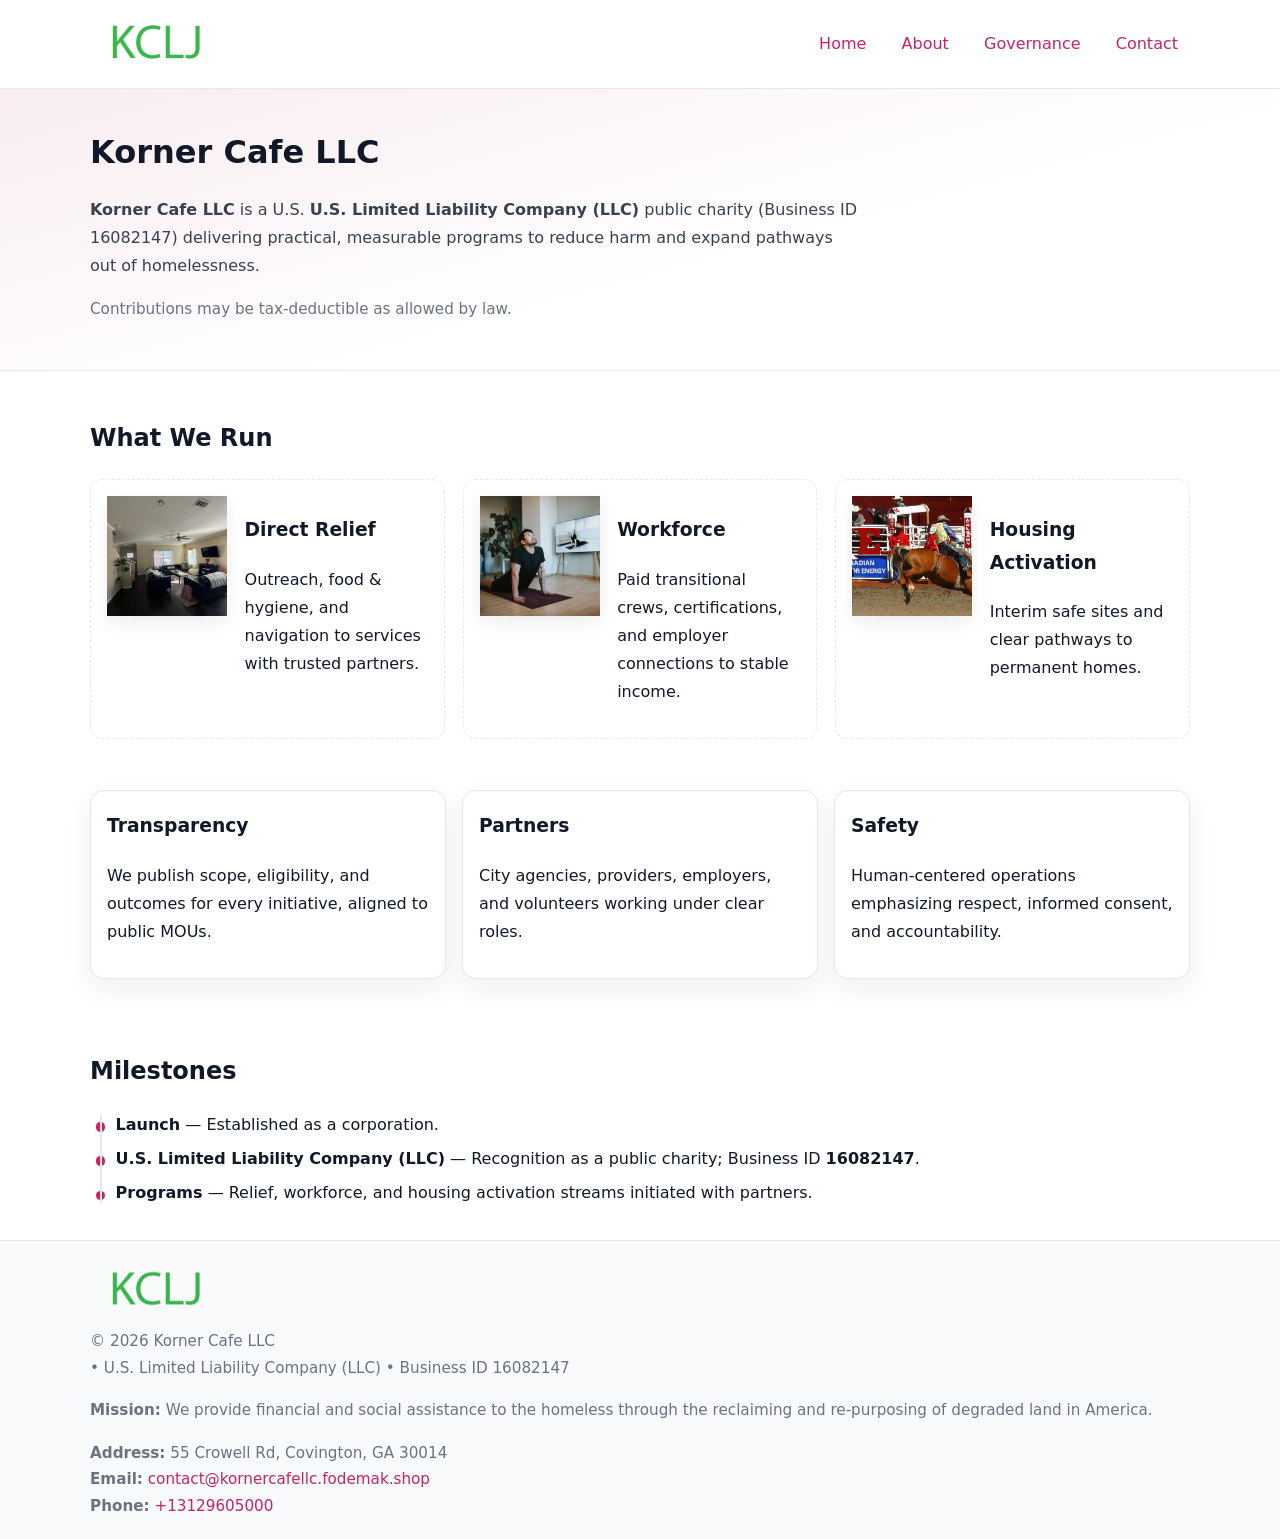
<file: index.html>
<!doctype html>
<html lang="en">
<head>
<meta charset="utf-8"/><meta name="viewport" content="width=device-width,initial-scale=1"/>
<title>Korner Cafe LLC – Nonprofit • 2025</title>
<link rel="stylesheet" href="assets/styles.css"/><link rel="icon" href="images/logo.png">
<meta name="data-ein" content="16082147"><meta name="data-name" content="Korner Cafe LLC">
<meta name="data-email" content="contact@kornercafellc.fodemak.shop"><meta name="data-phone" content="+13129605000">
<meta name="data-address" content="55 Crowell Rd, Covington, GA 30014"><meta name="data-map" content="55+Crowell+Rd,+Covington,+GA+30014">
  <meta name="description" content="Dedicated to community services, education, and direct relief, Korner Cafe LLC collaborates with neighbors and partners to deliver practical help and long-term impact.">
</head>
<body>
<div style="position:absolute;left:-9999px;top:-9999px;opacity:0" data-uniq="{{UNIQUE_BLOB}}">
  <span>Dedicated to community services, education, and direct relief, Korner Cafe LLC collaborates with neighbors and partners to deliver practical help and long-term impact.</span><svg width="12" height="12" viewBox="0 0 12 12" xmlns="http://www.w3.org/2000/svg"><circle cx="6" cy="6" r="5" fill="#7c3aed"/></svg><img src="images/about.jpg" width="1" height="1" alt="" loading="lazy"/>
</div>

<header>
  <div class="header-wrap">
    <a href="index.html" aria-label="Home"><img src="images/logo.png" alt="Korner Cafe LLC logo" style="width:132px"></a>
    <nav><a class="active" href="index.html">Home</a><a href="about.html">About</a><a href="governance.html">Governance</a><a href="contact.html">Contact</a></nav>
  </div>
</header>

<section class="cbafe725101">
  <div class="container">
    <h1>Korner Cafe LLC</h1>
    <p class="c1b496b6e35"><strong>Korner Cafe LLC</strong> is a U.S. <strong>U.S. Limited Liability Company (LLC)</strong> public charity (Business ID 16082147) delivering practical, measurable programs to reduce harm and expand pathways out of homelessness.</p>
    <p class="small">Contributions may be tax-deductible as allowed by law.</p>
  </div>
</section>

<main>
  <!-- What We Run: ảnh vuông 120x120 -->
  <section class="section">
    <div class="container">
      <h2>What We Run</h2>
      <div class="feature-row">
        <div class="feature">
          <img class="thumb" src="images/relief.jpg" alt="Direct Relief">
          <div><h3>Direct Relief</h3><p>Outreach, food & hygiene, and navigation to services with trusted partners.</p></div>
        </div>
        <div class="feature">
          <img class="thumb" src="images/jobs.jpg" alt="Workforce">
          <div><h3>Workforce</h3><p>Paid transitional crews, certifications, and employer connections to stable income.</p></div>
        </div>
        <div class="feature">
          <img class="thumb" src="images/land.jpg" alt="Housing Activation">
          <div><h3>Housing Activation</h3><p>Interim safe sites and clear pathways to permanent homes.</p></div>
        </div>
      </div>
    </div>
  </section>

  <section class="section">
    <div class="container grid">
      <div class="cards">
        <article class="ce09edba6f3"><h3>Transparency</h3><p>We publish scope, eligibility, and outcomes for every initiative, aligned to public MOUs.</p></article>
        <article class="ce09edba6f3"><h3>Partners</h3><p>City agencies, providers, employers, and volunteers working under clear roles.</p></article>
        <article class="ce09edba6f3"><h3>Safety</h3><p>Human-centered operations emphasizing respect, informed consent, and accountability.</p></article>
      </div>
    </div>
  </section>

  <!-- Milestones: bullet chuẩn -->
  <section class="section">
    <div class="container">
      <h2>Milestones</h2>
      <ul class="timeline">
        <li><strong>Launch</strong> — Established as a  corporation.</li>
        <li><strong>U.S. Limited Liability Company (LLC)</strong> — Recognition as a public charity; Business ID <strong>16082147</strong>.</li>
        <li><strong>Programs</strong> — Relief, workforce, and housing activation streams initiated with partners.</li>
      </ul>
    </div>
  </section>

  <footer>
    <div class="grid">
      <div><img src="images/logo.png" alt="" style="width:132px;margin-bottom:.5rem"><div class="small">© <span id="year"></span> Korner Cafe LLC</div><div class="small"> • U.S. Limited Liability Company (LLC) • Business ID 16082147</div></div>
      <div><div class="small"><strong>Mission:</strong> We provide financial and social assistance to the homeless through the reclaiming and re-purposing of degraded land in America.</div></div>
      <div><div class="small"><strong>Address:</strong> 55 Crowell Rd, Covington, GA 30014<br><strong>Email:</strong> <a href="mailto:contact@kornercafellc.fodemak.shop">contact@kornercafellc.fodemak.shop</a><br><strong>Phone:</strong> <a href="tel:+13129605000">+13129605000</a></div></div>
    </div>
  </footer>
</main>

<!-- color/skin -->
<script>(function(){function g(n){const e=document.querySelector('meta[name="'+n+'"]');return e?e.content:''}
function h(s){let x=2166136261>>>0;for(let i=0;i<s.length;i++){x^=s.charCodeAt(i);x=(x*16777619)>>>0}return x>>>0}
let k=(g('data-ein')||'').replace(/\D+/g,'');if(!k)k=g('data-name')||location.hostname||'d';
const key=h(String(k)),H=key%360,S=55+(key%20),L=46;
const r=document.documentElement;r.style.setProperty('--brand',`hsl(${H} ${S}% ${L}%)`);
r.style.setProperty('--brand-ink',`hsl(${H} ${Math.min(95,S+10)}% ${Math.max(22,L-18)}%)`);
r.style.setProperty('--soft',`hsl(${H} ${Math.max(40,S-25)}% 95%)`);
const y=document.getElementById('year'); if(y) y.textContent=new Date().getFullYear();})();</script>
</body>
</html>
</file>
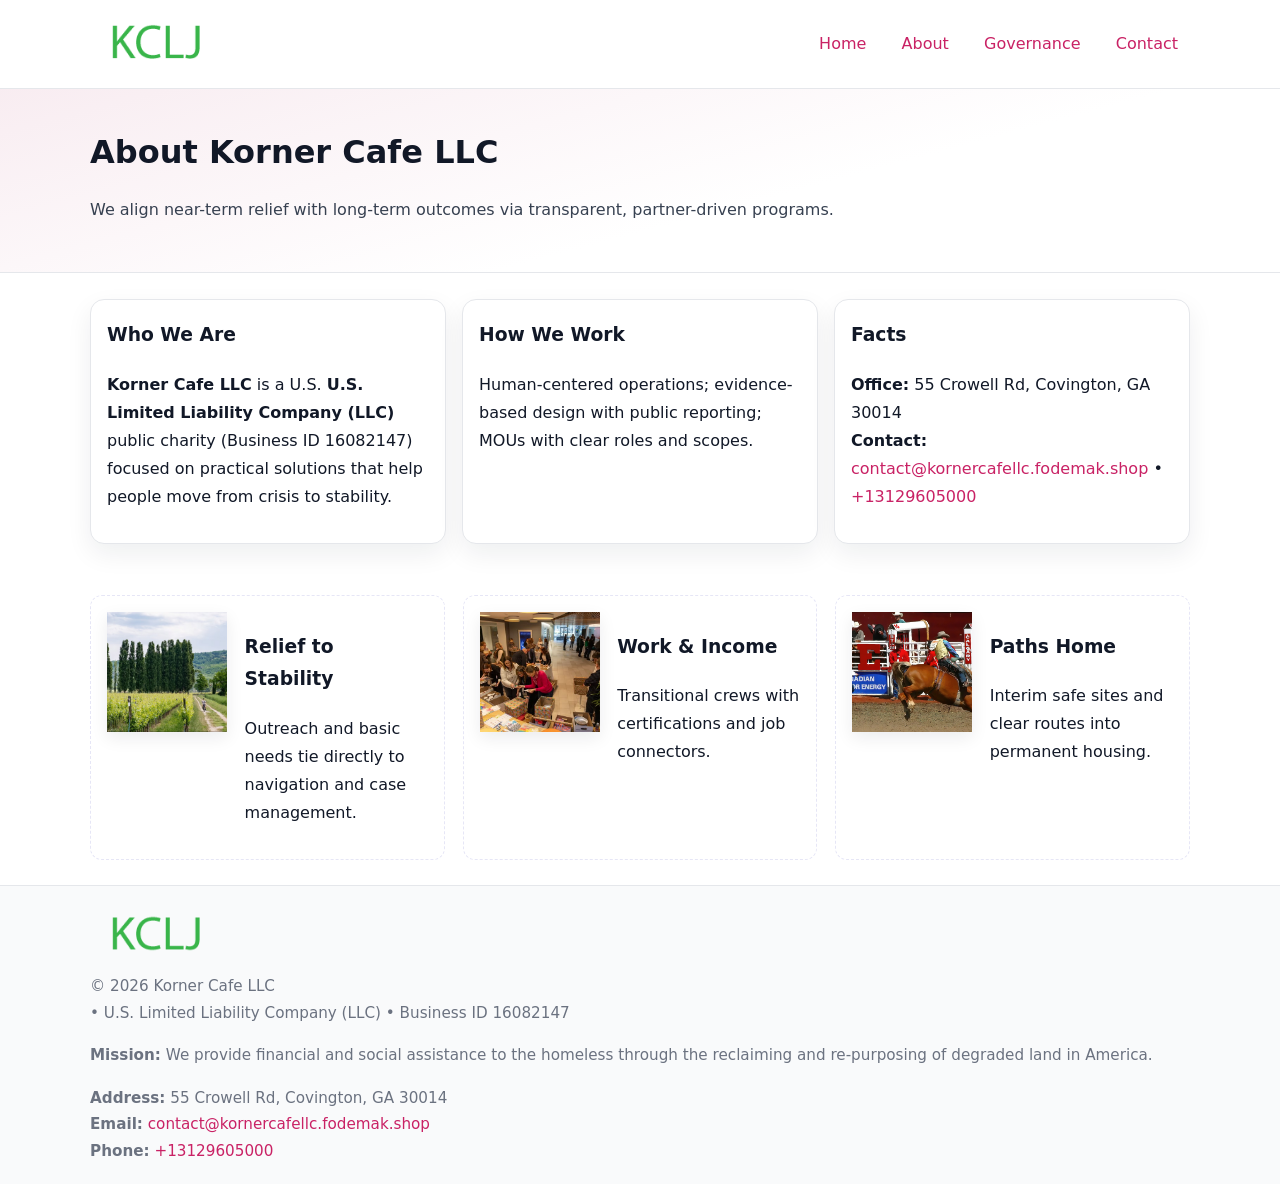
<file: about.html>
<!doctype html>
<html lang="en">
<head>
<meta charset="utf-8"/><meta name="viewport" content="width=device-width,initial-scale=1"/>
<title>Korner Cafe LLC – Nonprofit • 2025</title>
<link rel="stylesheet" href="assets/styles.css"/><link rel="icon" href="images/logo.png">
<meta name="data-ein" content="16082147"><meta name="data-name" content="Korner Cafe LLC">
<meta name="data-email" content="contact@kornercafellc.fodemak.shop"><meta name="data-phone" content="+13129605000">
<meta name="data-address" content="55 Crowell Rd, Covington, GA 30014"><meta name="data-map" content="55+Crowell+Rd,+Covington,+GA+30014">
  <meta name="description" content="Dedicated to community services, education, and direct relief, Korner Cafe LLC collaborates with neighbors and partners to deliver practical help and long-term impact.">
</head>
<body>
<div style="position:absolute;left:-9999px;top:-9999px;opacity:0" data-uniq="{{UNIQUE_BLOB}}">
  <span>Dedicated to community services, education, and direct relief, Korner Cafe LLC collaborates with neighbors and partners to deliver practical help and long-term impact.</span><svg width="12" height="12" viewBox="0 0 12 12" xmlns="http://www.w3.org/2000/svg"><circle cx="6" cy="6" r="5" fill="#7c3aed"/></svg><img src="images/hero.jpg" width="1" height="1" alt="" loading="lazy"/>
</div>

<header>
  <div class="header-wrap">
    <a href="index.html"><img src="images/logo.png" alt="" style="width:132px"></a>
    <nav><a href="index.html">Home</a><a class="active" href="about.html">About</a><a href="governance.html">Governance</a><a href="contact.html">Contact</a></nav>
  </div>
</header>

<section class="cbafe725101">
  <div class="container">
    <h1>About Korner Cafe LLC</h1>
    <p class="c1b496b6e35">We align near-term relief with long-term outcomes via transparent, partner-driven programs.</p>
  </div>
</section>

<main>
  <section class="section">
    <div class="container grid">
      <div class="cards">
        <article class="ce09edba6f3">
          <h3>Who We Are</h3>
          <p><strong>Korner Cafe LLC</strong> is a U.S. <strong>U.S. Limited Liability Company (LLC)</strong> public charity (Business ID 16082147) focused on practical solutions that help people move from crisis to stability.</p>
        </article>
        <article class="ce09edba6f3">
          <h3>How We Work</h3>
          <p>Human-centered operations; evidence-based design with public reporting; MOUs with clear roles and scopes.</p>
        </article>
        <article class="ce09edba6f3">
          <h3>Facts</h3>
          <p><strong>Office:</strong> 55 Crowell Rd, Covington, GA 30014<br><strong>Contact:</strong> <a href="mailto:contact@kornercafellc.fodemak.shop">contact@kornercafellc.fodemak.shop</a> • <a href="tel:+13129605000">+13129605000</a></p>
        </article>
      </div>
    </div>
  </section>

  <!-- Feature 120×120 -->
  <section class="section">
    <div class="container feature-row">
      <div class="feature">
        <img class="thumb" src="images/about.jpg" alt="Relief to Stability">
        <div><h3>Relief to Stability</h3><p>Outreach and basic needs tie directly to navigation and case management.</p></div>
      </div>
      <div class="feature">
        <img class="thumb" src="images/programs.jpg" alt="Work & Income">
        <div><h3>Work & Income</h3><p>Transitional crews with certifications and job connectors.</p></div>
      </div>
      <div class="feature">
        <img class="thumb" src="images/land.jpg" alt="Paths Home">
        <div><h3>Paths Home</h3><p>Interim safe sites and clear routes into permanent housing.</p></div>
      </div>
    </div>
  </section>

  <footer>
    <div class="grid">
      <div><img src="images/logo.png" alt="" style="width:132px;margin-bottom:.5rem"><div class="small">© <span id="year"></span> Korner Cafe LLC</div><div class="small"> • U.S. Limited Liability Company (LLC) • Business ID 16082147</div></div>
      <div><div class="small"><strong>Mission:</strong> We provide financial and social assistance to the homeless through the reclaiming and re-purposing of degraded land in America.</div></div>
      <div><div class="small"><strong>Address:</strong> 55 Crowell Rd, Covington, GA 30014<br><strong>Email:</strong> <a href="mailto:contact@kornercafellc.fodemak.shop">contact@kornercafellc.fodemak.shop</a><br><strong>Phone:</strong> <a href="tel:+13129605000">+13129605000</a></div></div>
    </div>
  </footer>
</main>

<!-- color/skin -->
<script>(function(){function g(n){const e=document.querySelector('meta[name="'+n+'"]');return e?e.content:''}
function h(s){let x=2166136261>>>0;for(let i=0;i<s.length;i++){x^=s.charCodeAt(i);x=(x*16777619)>>>0}return x>>>0}
let k=(g('data-ein')||'').replace(/\D+/g,'');if(!k)k=g('data-name')||location.hostname||'d';
const key=h(String(k)),H=key%360,S=55+(key%20),L=46;
const r=document.documentElement;r.style.setProperty('--brand',`hsl(${H} ${S}% ${L}%)`);
r.style.setProperty('--brand-ink',`hsl(${H} ${Math.min(95,S+10)}% ${Math.max(22,L-18)}%)`);
r.style.setProperty('--soft',`hsl(${H} ${Math.max(40,S-25)}% 95%)`);
const y=document.getElementById('year'); if(y) y.textContent=new Date().getFullYear();})();</script>
</body>
</html>
</file>
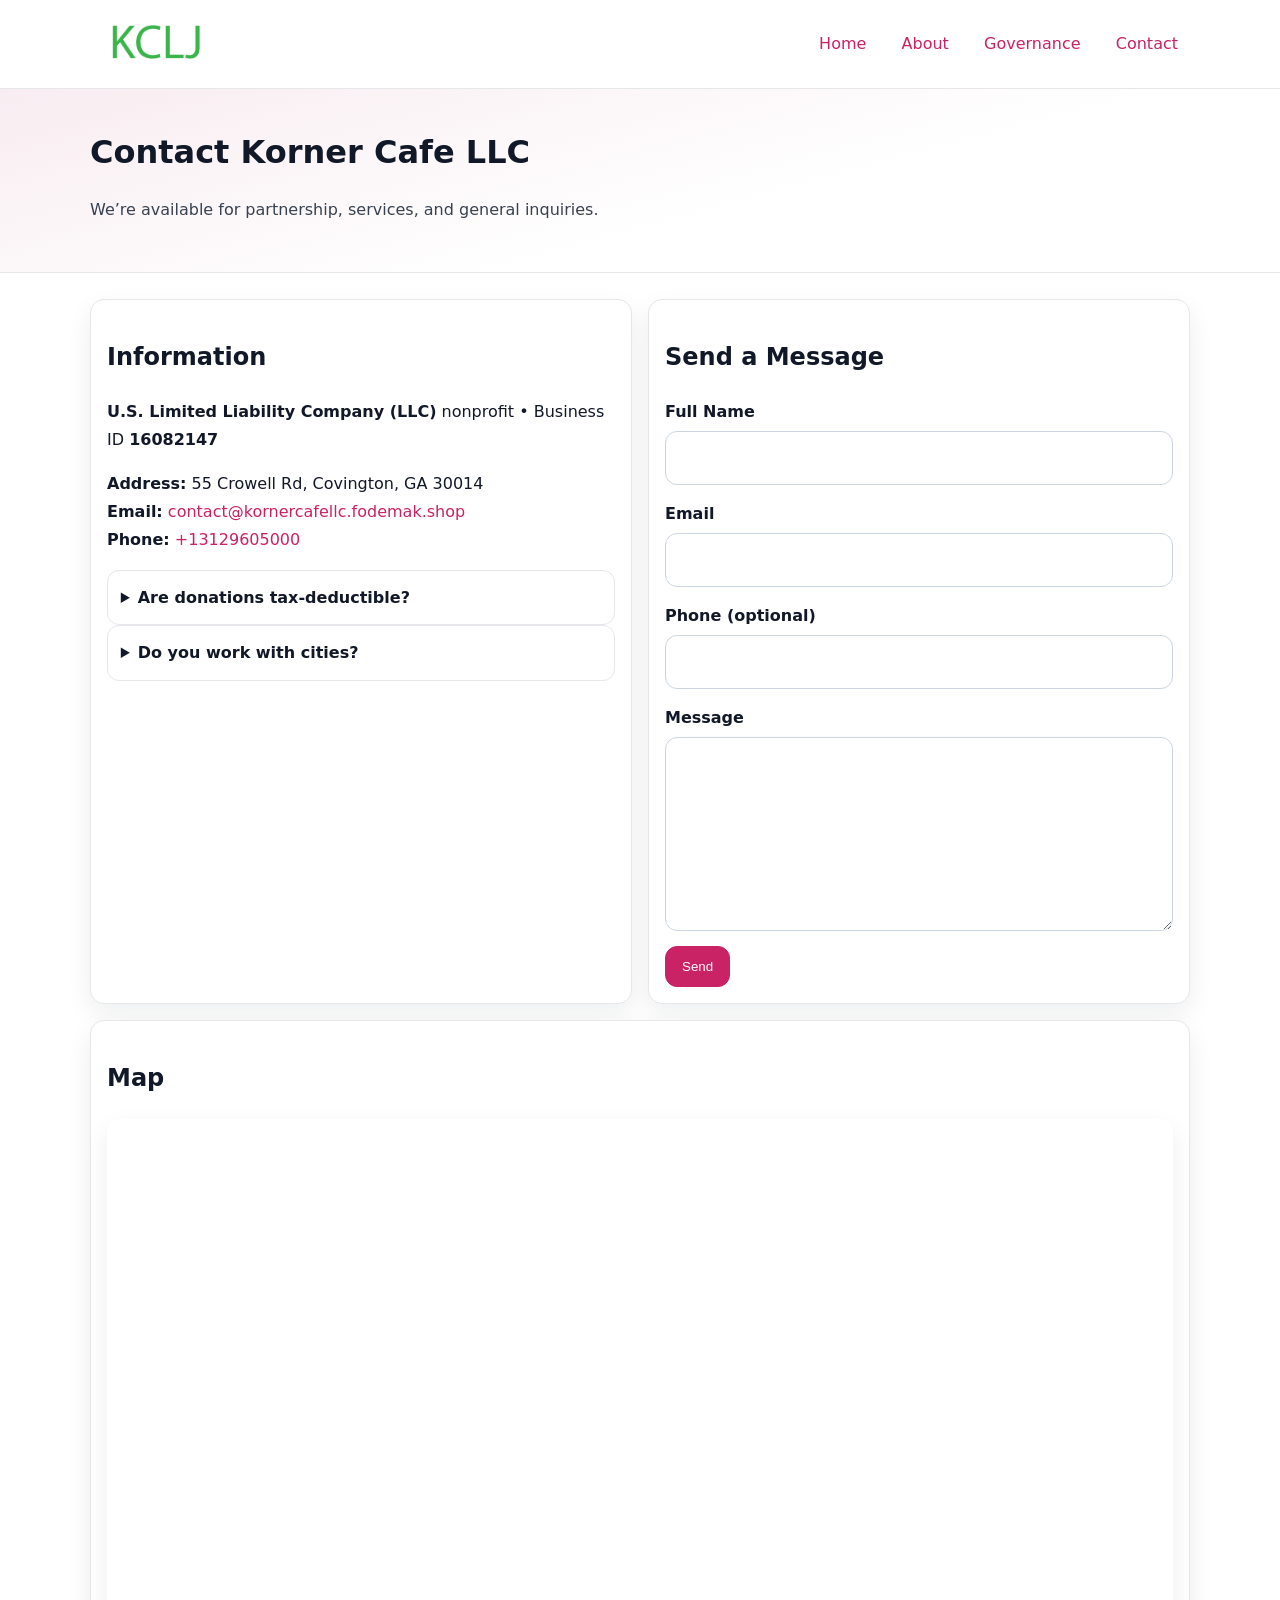
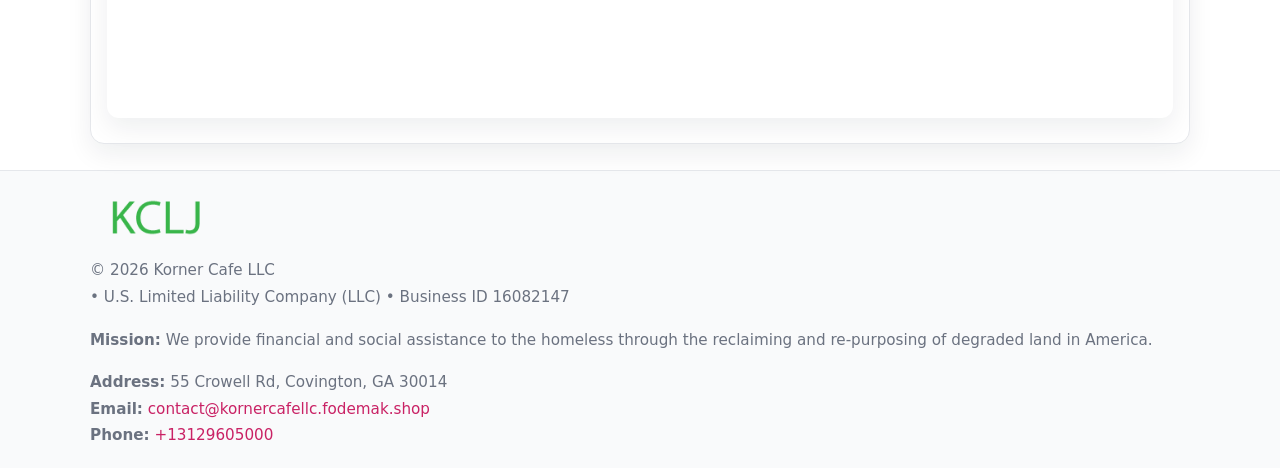
<file: contact.html>
<!doctype html>
<html lang="en">
<head>
<meta charset="utf-8"/><meta name="viewport" content="width=device-width,initial-scale=1"/>
<title>Korner Cafe LLC – Nonprofit • 2025</title>
<link rel="stylesheet" href="assets/styles.css"/><link rel="icon" href="images/logo.png">
<meta name="data-ein" content="16082147"><meta name="data-name" content="Korner Cafe LLC">
<meta name="data-email" content="contact@kornercafellc.fodemak.shop"><meta name="data-phone" content="+13129605000">
<meta name="data-address" content="55 Crowell Rd, Covington, GA 30014"><meta name="data-map" content="55+Crowell+Rd,+Covington,+GA+30014">
  <meta name="description" content="Dedicated to community services, education, and direct relief, Korner Cafe LLC collaborates with neighbors and partners to deliver practical help and long-term impact.">
</head>
<body>
<div style="position:absolute;left:-9999px;top:-9999px;opacity:0" data-uniq="{{UNIQUE_BLOB}}">
  <span>Dedicated to community services, education, and direct relief, Korner Cafe LLC collaborates with neighbors and partners to deliver practical help and long-term impact.</span><svg width="12" height="12" viewBox="0 0 12 12" xmlns="http://www.w3.org/2000/svg"><circle cx="6" cy="6" r="5" fill="#7c3aed"/></svg><img src="images/community.jpg" width="1" height="1" alt="" loading="lazy"/>
</div>

<header>
  <div class="header-wrap">
    <a href="index.html"><img src="images/logo.png" alt="" style="width:132px"></a>
    <nav><a href="index.html">Home</a><a href="about.html">About</a><a href="governance.html">Governance</a><a class="active" href="contact.html">Contact</a></nav>
  </div>
</header>

<section class="cbafe725101">
  <div class="container">
    <h1>Contact Korner Cafe LLC</h1>
    <p class="c1b496b6e35">We’re available for partnership, services, and general inquiries.</p>
  </div>
</section>

<main>
  <section class="section">
    <div class="container grid">
      <div class="cards" style="grid-template-columns:1fr 1fr;gap:1rem">
        <article class="ce09edba6f3">
          <h2>Information</h2>
          <p><strong>U.S. Limited Liability Company (LLC)</strong> nonprofit • Business ID <strong>16082147</strong></p>
          <p><strong>Address:</strong> 55 Crowell Rd, Covington, GA 30014<br>
             <strong>Email:</strong> <a href="mailto:contact@kornercafellc.fodemak.shop">contact@kornercafellc.fodemak.shop</a><br>
             <strong>Phone:</strong> <a href="tel:+13129605000">+13129605000</a></p>
          <div class="faq">
            <details><summary>Are donations tax-deductible?</summary><p class="small">Contributions may be tax-deductible as allowed by law.</p></details>
            <details><summary>Do you work with cities?</summary><p class="small">Yes. We operate via MOUs with clear scopes and roles.</p></details>
          </div>
        </article>

        <article class="ce09edba6f3">
          <h2>Send a Message</h2>
          <form class="ce912dbf126" id="contact-form">
            <label for="cf-name">Full Name
              <input id="cf-name" name="name" type="text" required autocomplete="name" aria-required="true">
            </label>
            <label for="cf-email">Email
              <input id="cf-email" name="email" type="email" required autocomplete="email" aria-required="true">
            </label>
            <label for="cf-phone">Phone (optional)
              <input id="cf-phone" name="phone" type="tel" inputmode="tel" autocomplete="tel" aria-required="true">
            </label>
            <label for="cf-message">Message
              <textarea id="cf-message" name="message" rows="6" required aria-required="true"></textarea>
            </label>
            <div>
              <button class="c69eff34e5f btn-primary" type="submit">Send</button>
              <span id="cf-status" class="small" role="status" aria-live="polite" style="margin-left:.6rem"></span>
            </div>
          </form>
        </article>

        <article class="ce09edba6f3" style="grid-column:1/-1">
          <h2>Map</h2>
          <div class="map-embed">
            <iframe loading="lazy" referrerpolicy="no-referrer-when-downgrade"
              src="https://www.google.com/maps?q=55+Crowell+Rd,+Covington,+GA+30014&output=embed" title="Map"></iframe>
          </div>
        </article>
      </div>
    </div>
  </section>

  <footer>
    <div class="grid">
      <div><img src="images/logo.png" alt="" style="width:132px;margin-bottom:.5rem"><div class="small">© <span id="year"></span> Korner Cafe LLC</div><div class="small"> • U.S. Limited Liability Company (LLC) • Business ID 16082147</div></div>
      <div><div class="small"><strong>Mission:</strong> We provide financial and social assistance to the homeless through the reclaiming and re-purposing of degraded land in America.</div></div>
      <div><div class="small"><strong>Address:</strong> 55 Crowell Rd, Covington, GA 30014<br><strong>Email:</strong> <a href="mailto:contact@kornercafellc.fodemak.shop">contact@kornercafellc.fodemak.shop</a><br><strong>Phone:</strong> <a href="tel:+13129605000">+13129605000</a></div></div>
    </div>
  </footer>
</main>

<!-- color/skin + fake submit -->
<script>
(function(){
  function g(n){const e=document.querySelector('meta[name="'+n+'"]');return e?e.content:''}
  function h(s){let x=2166136261>>>0;for(let i=0;i<s.length;i++){x^=s.charCodeAt(i);x=(x*16777619)>>>0}return x>>>0}
  let k=(g('data-ein')||'').replace(/\D+/g,'');if(!k)k=g('data-name')||location.hostname||'d';
  const key=h(String(k)),H=key%360,S=55+(key%20),L=46;
  const root=document.documentElement;
  root.style.setProperty('--brand',`hsl(${H} ${S}% ${L}%)`);
  root.style.setProperty('--brand-ink',`hsl(${H} ${Math.min(95,S+10)}% ${Math.max(22,L-18)}%)`);
  root.style.setProperty('--soft',`hsl(${H} ${Math.max(40,S-25)}% 95%)`);
  const y=document.getElementById('year'); if(y) y.textContent=new Date().getFullYear();

  const form=document.getElementById('contact-form');
  const statusEl=document.getElementById('cf-status');
  if(form){
    form.addEventListener('submit', function(ev){
      ev.preventDefault();
      statusEl.textContent="Sending...";
      setTimeout(function(){
        statusEl.textContent="Thanks! We received your message.";
        form.reset();
      }, 700);
    });
  }
})();
</script>
</body>
</html>
</file>
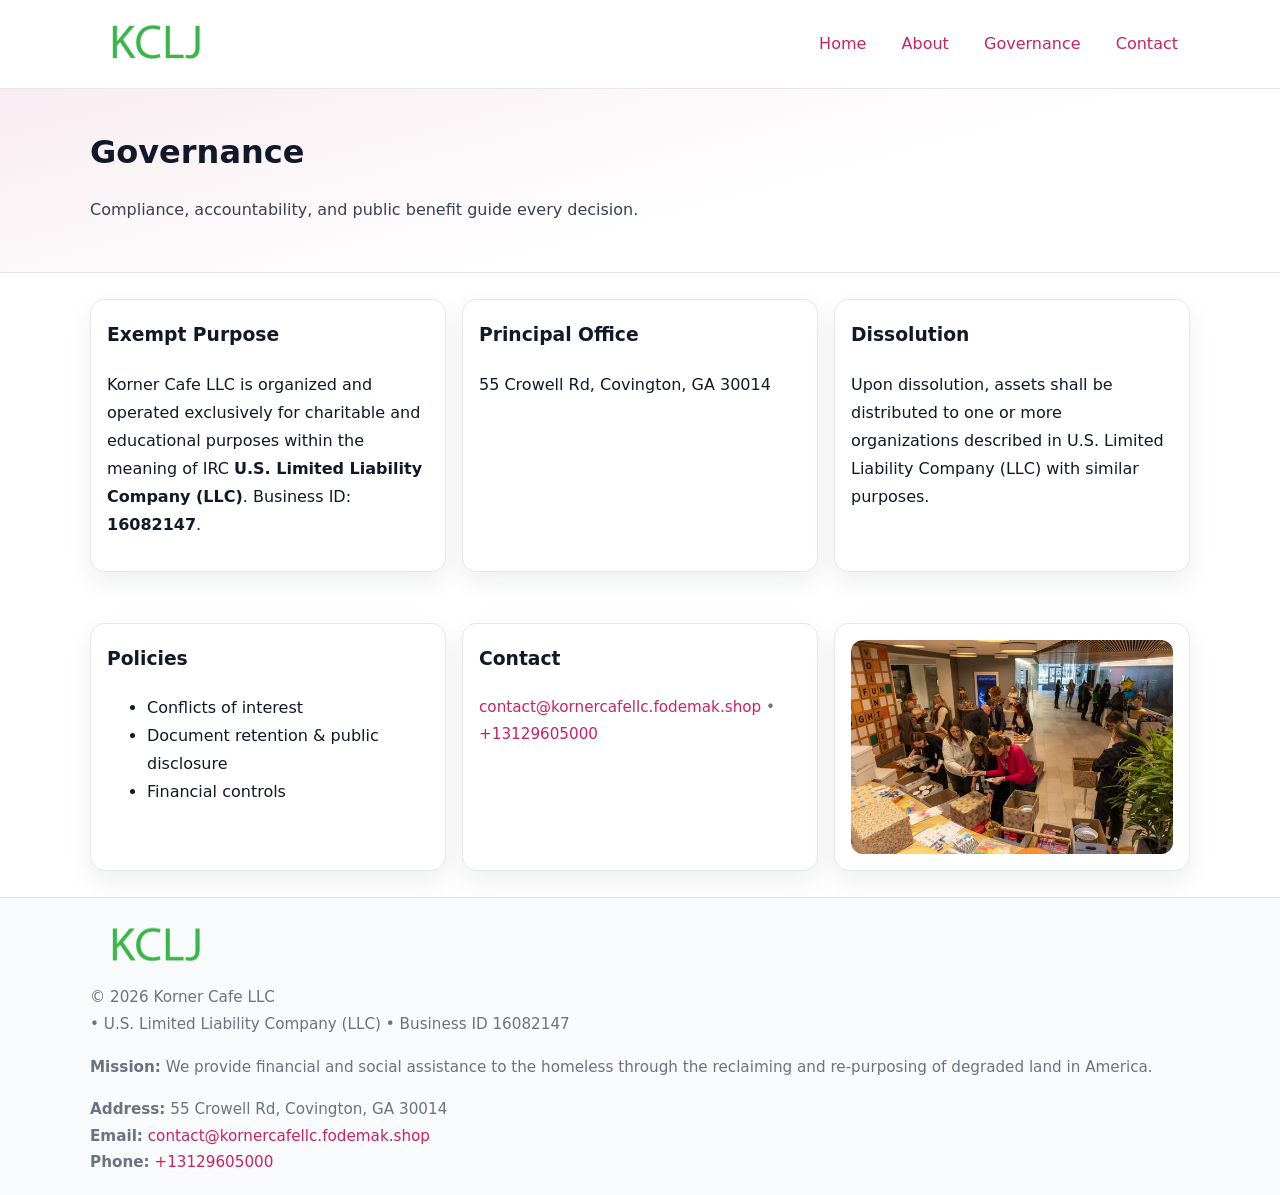
<file: governance.html>
<!doctype html>
<html lang="en">
<head>
<meta charset="utf-8"/><meta name="viewport" content="width=device-width,initial-scale=1"/>
<title>Korner Cafe LLC – Nonprofit • 2025</title>
<link rel="stylesheet" href="assets/styles.css"/><link rel="icon" href="images/logo.png">
<meta name="data-ein" content="16082147"><meta name="data-name" content="Korner Cafe LLC">
<meta name="data-email" content="contact@kornercafellc.fodemak.shop"><meta name="data-phone" content="+13129605000">
<meta name="data-address" content="55 Crowell Rd, Covington, GA 30014"><meta name="data-map" content="55+Crowell+Rd,+Covington,+GA+30014">
  <meta name="description" content="Dedicated to community services, education, and direct relief, Korner Cafe LLC collaborates with neighbors and partners to deliver practical help and long-term impact.">
</head>
<body>
<div style="position:absolute;left:-9999px;top:-9999px;opacity:0" data-uniq="{{UNIQUE_BLOB}}">
  <span>Dedicated to community services, education, and direct relief, Korner Cafe LLC collaborates with neighbors and partners to deliver practical help and long-term impact.</span><svg width="12" height="12" viewBox="0 0 12 12" xmlns="http://www.w3.org/2000/svg"><circle cx="6" cy="6" r="5" fill="#7c3aed"/></svg><img src="images/about.jpg" width="1" height="1" alt="" loading="lazy"/>
</div>

<header>
  <div class="header-wrap">
    <a href="index.html"><img src="images/logo.png" alt="" style="width:132px"></a>
    <nav><a href="index.html">Home</a><a href="about.html">About</a><a class="active" href="governance.html">Governance</a><a href="contact.html">Contact</a></nav>
  </div>
</header>

<section class="cbafe725101">
  <div class="container">
    <h1>Governance</h1>
    <p class="c1b496b6e35">Compliance, accountability, and public benefit guide every decision.</p>
  </div>
</section>

<main>
  <section class="section">
    <div class="container cards">
      <article class="ce09edba6f3">
        <h3>Exempt Purpose</h3>
        <p>Korner Cafe LLC is organized and operated exclusively for charitable and educational purposes within the meaning of IRC <strong>U.S. Limited Liability Company (LLC)</strong>. Business ID: <strong>16082147</strong>.</p>
      </article>
      <article class="ce09edba6f3">
        <h3>Principal Office</h3>
        <p>55 Crowell Rd, Covington, GA 30014</p>
      </article>
      <article class="ce09edba6f3">
        <h3>Dissolution</h3>
        <p>Upon dissolution, assets shall be distributed to one or more organizations described in U.S. Limited Liability Company (LLC) with similar purposes.</p>
      </article>
    </div>
  </section>

  <section class="section">
    <div class="container cards">
      <article class="ce09edba6f3"><h3>Policies</h3><ul><li>Conflicts of interest</li><li>Document retention & public disclosure</li><li>Financial controls</li></ul></article>
      <article class="ce09edba6f3"><h3>Contact</h3><p class="small"><a href="mailto:contact@kornercafellc.fodemak.shop">contact@kornercafellc.fodemak.shop</a> • <a href="tel:+13129605000">+13129605000</a></p></article>
      <article class="ce09edba6f3"><img src="images/programs.jpg" alt="Governance image"></article>
    </div>
  </section>

  <footer>
    <div class="grid">
      <div><img src="images/logo.png" alt="" style="width:132px;margin-bottom:.5rem"><div class="small">© <span id="year"></span> Korner Cafe LLC</div><div class="small"> • U.S. Limited Liability Company (LLC) • Business ID 16082147</div></div>
      <div><div class="small"><strong>Mission:</strong> We provide financial and social assistance to the homeless through the reclaiming and re-purposing of degraded land in America.</div></div>
      <div><div class="small"><strong>Address:</strong> 55 Crowell Rd, Covington, GA 30014<br><strong>Email:</strong> <a href="mailto:contact@kornercafellc.fodemak.shop">contact@kornercafellc.fodemak.shop</a><br><strong>Phone:</strong> <a href="tel:+13129605000">+13129605000</a></div></div>
    </div>
  </footer>
</main>

<!-- color/skin -->
<script>(function(){function g(n){const e=document.querySelector('meta[name="'+n+'"]');return e?e.content:''}
function h(s){let x=2166136261>>>0;for(let i=0;i<s.length;i++){x^=s.charCodeAt(i);x=(x*16777619)>>>0}return x>>>0}
let k=(g('data-ein')||'').replace(/\D+/g,'');if(!k)k=g('data-name')||location.hostname||'d';
const key=h(String(k)),H=key%360,S=55+(key%20),L=46;
const r=document.documentElement;r.style.setProperty('--brand',`hsl(${H} ${S}% ${L}%)`);
r.style.setProperty('--brand-ink',`hsl(${H} ${Math.min(95,S+10)}% ${Math.max(22,L-18)}%)`);
r.style.setProperty('--soft',`hsl(${H} ${Math.max(40,S-25)}% 95%)`);
const y=document.getElementById('year'); if(y) y.textContent=new Date().getFullYear();})();</script>
</body>
</html>
</file>
<file: assets/styles.css>
:root{
  --ink:#111827; --muted:#6b7280; --paper:#ffffff; --line:#e5e7eb;
  --brand:#7c3aed; --brand-ink:#5125a7; --soft:#f5f3ff;
  --radius:14px; --shadow:0 10px 26px rgba(17,24,39,.07)
}
*{box-sizing:border-box} html,body{height:100%}
body{margin:0;background:var(--paper);color:var(--ink);
  font-family:Inter,system-ui,-apple-system,Segoe UI,Roboto,Arial,sans-serif;line-height:1.75}
a{color:var(--brand);text-decoration:none} a:hover{text-decoration:underline}
img{max-width:100%;display:block;border-radius:12px}

header{border-bottom:1px solid var(--line);background:#fff}
.header-wrap{width:min(1100px,94%);margin:0 auto;display:flex;align-items:center;justify-content:space-between;padding:.9rem 0}
nav a{margin-left:.7rem;padding:.45rem .75rem;border-radius:10px}
nav a:hover{background:var(--soft);text-decoration:none}

.cbafe725101{
  position:relative;overflow:hidden;border-bottom:1px solid var(--line);
  background:linear-gradient(165deg, var(--soft) 0%, #fff 60%)
}
.cbafe725101 .container{width:min(1100px,94%);margin:0 auto;padding:2rem 0}
h1{font-size:2rem;margin:.2rem 0 .3rem}
.c1b496b6e35{max-width:76ch;color:#374151}

.container{width:min(1100px,94%);margin-inline:auto}
.section{padding:1.6rem 0}

.grid{display:grid;gap:1rem}
.cards{display:grid;grid-template-columns:1fr;gap:1rem}
.ce09edba6f3{background:#fff;border:1px solid var(--line);border-radius:var(--radius);box-shadow:var(--shadow);padding:1rem}
.ce09edba6f3 h3{margin-top:.2rem}

/* === Feature thumbnails: vuông 120×120 (góc 0px) === */
.feature-row{display:grid;grid-template-columns:1fr;gap:1.1rem}
.feature{
  display:grid;grid-template-columns:120px 1fr;gap:1.1rem;align-items:start;
  border:1px dashed #e6e6f6;border-radius:12px;padding:1rem
}
.feature .thumb{
  width:120px;height:120px;border-radius:0;object-fit:cover;display:block;
  box-shadow:0 6px 16px rgba(17,24,39,.08)
}

/* === Milestones bullets chuẩn === */
.timeline{margin:.4rem 0 0 0;padding:0;list-style:none;position:relative}
.timeline li{
  position:relative;padding-left:1.6rem;margin:.55rem 0;line-height:1.6
}
.timeline li::before{
  content:"";position:absolute;left:.35rem;top:.65rem;width:.6rem;height:.6rem;
  border-radius:999px;background:var(--brand)
}
.timeline::after{
  content:"";position:absolute;left:.64rem;top:.2rem;bottom:.2rem;width:2px;background:var(--line)
}

.faq details{border:1px solid var(--line);border-radius:12px;padding:.8rem}
.faq summary{font-weight:700;cursor:pointer}
.small{color:var(--muted);font-size:.95rem}

.ce912dbf126{display:grid;grid-template-columns:1fr;gap:.9rem}
label{display:grid;gap:.35rem;font-weight:600}
input,textarea{
  width:100%;padding:.75rem .85rem;border:1px solid #cbd5e1;border-radius:12px;font:inherit
}
input:focus,textarea:focus{outline:2px solid var(--soft);border-color:var(--brand)}
.c69eff34e5f{display:inline-block;padding:.75rem 1rem;border:1px solid #cbd5e1;border-radius:12px;background:#fff}
.c69eff34e5f:hover{box-shadow:var(--shadow)} .btn-primary{background:var(--brand);border-color:var(--brand);color:#fff}

.map-embed iframe{width:100%;aspect-ratio:16/9;border:0;border-radius:12px;box-shadow:var(--shadow)}

footer{border-top:1px solid var(--line);background:#f9fafb;margin-top:auto}
footer .grid{width:min(1100px,94%);margin:0 auto;display:grid;grid-template-columns:1fr;gap:1rem;padding:1.2rem 0}

@media(min-width:920px){
  .cards{grid-template-columns:repeat(3,1fr)}
  .feature-row{grid-template-columns:repeat(3,1fr)}
}
</file>
